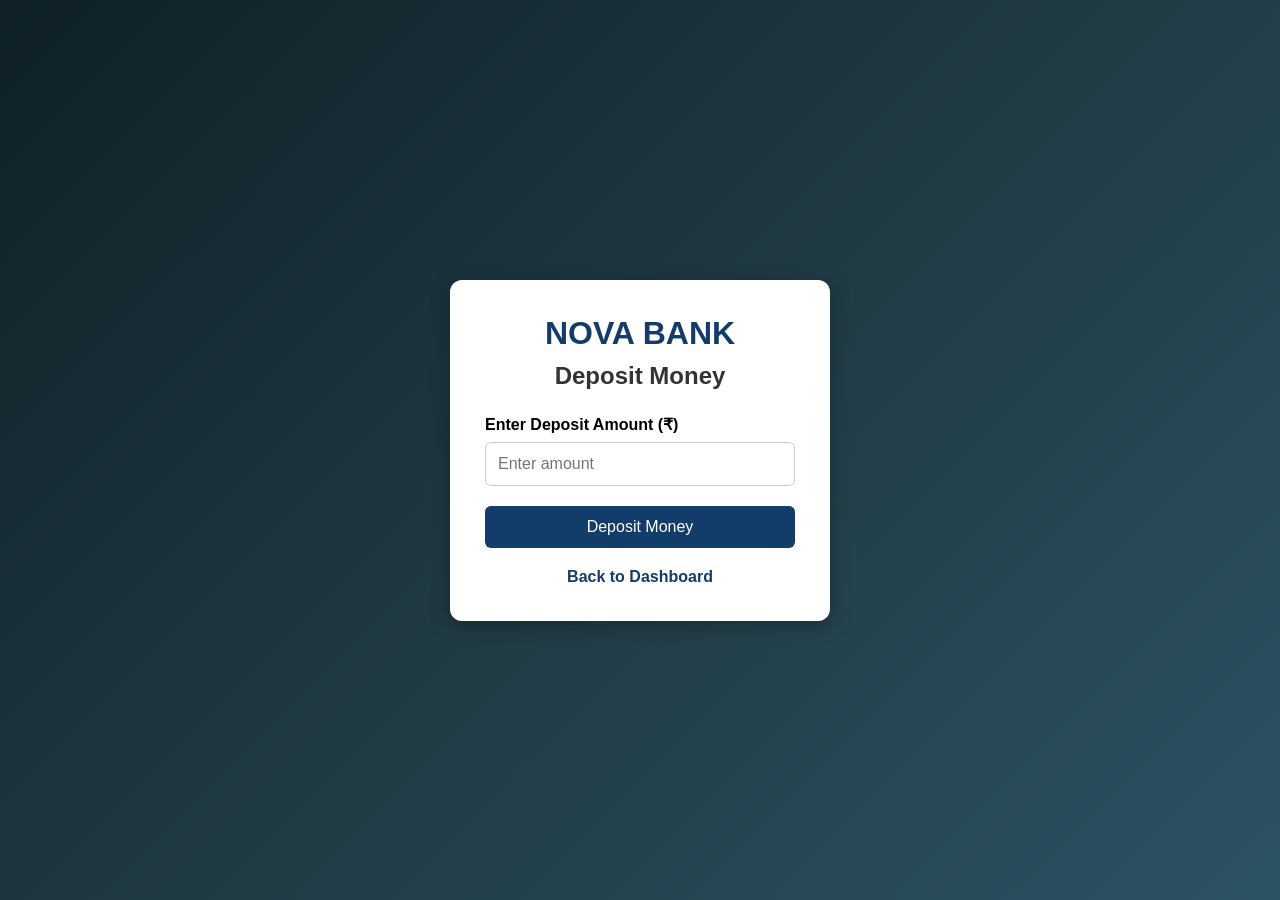
<file: src/main/resources/static/deposit.html>
<!DOCTYPE html>
<html lang="en">
<head>
    <meta charset="UTF-8">
    <meta name="viewport" content="width=device-width, initial-scale=1.0">
    <title>NOVA BANK - Deposit Money</title>

    <style>
        * {
            margin: 0;
            padding: 0;
            box-sizing: border-box;
            font-family: Arial, sans-serif;
        }

        body {
            background: linear-gradient(135deg, #0f2027, #203a43, #2c5364);
            min-height: 100vh;
            display: flex;
            justify-content: center;
            align-items: center;
        }

        .container {
            background: white;
            width: 380px;
            padding: 35px;
            border-radius: 12px;
            box-shadow: 0 5px 20px rgba(0,0,0,0.3);
        }

        h1 {
            text-align: center;
            color: #123c69;
            margin-bottom: 10px;
        }

        h2 {
            text-align: center;
            margin-bottom: 25px;
            color: #333;
        }

        label {
            display: block;
            margin-bottom: 8px;
            font-weight: bold;
        }

        input {
            width: 100%;
            padding: 12px;
            margin-bottom: 20px;
            border: 1px solid #ccc;
            border-radius: 6px;
            font-size: 16px;
        }

        button {
            width: 100%;
            padding: 12px;
            background: #123c69;
            color: white;
            border: none;
            border-radius: 6px;
            font-size: 16px;
            cursor: pointer;
        }

        button:hover {
            background: #0b2948;
        }

        #message {
            text-align: center;
            margin-top: 18px;
            font-weight: bold;
        }

        a {
            display: block;
            text-align: center;
            margin-top: 20px;
            color: #123c69;
            text-decoration: none;
            font-weight: bold;
        }
    </style>
</head>

<body>

<div class="container">

    <h1>NOVA BANK</h1>
    <h2>Deposit Money</h2>

    <form id="depositForm">

        <label for="amount">Enter Deposit Amount (₹)</label>

        <input
            type="number"
            id="amount"
            name="amount"
            min="0.01"
            step="0.01"
            placeholder="Enter amount"
            required
        >

        <button type="submit">Deposit Money</button>

    </form>

    <p id="message"></p>

    <a href="/dashboard.html">Back to Dashboard</a>

</div>

<script>

document.getElementById("depositForm").addEventListener("submit", async function(event) {

    event.preventDefault();

    const amount = document.getElementById("amount").value;
    const message = document.getElementById("message");

    try {

        const response = await fetch("/deposit", {
            method: "POST",
            headers: {
                "Content-Type": "application/x-www-form-urlencoded"
            },
            body: new URLSearchParams({
                amount: amount
            })
        });

        const result = await response.json();

        message.textContent = result.message;

        if (response.ok) {
            message.textContent += " New Balance: ₹" + result.newBalance;
            message.style.color = "green";
            document.getElementById("depositForm").reset();
        } else {
            message.style.color = "red";
        }

    } catch (error) {
        message.textContent = "Something went wrong. Please try again.";
        message.style.color = "red";
    }

});

</script>

</body>
</html>
</file>
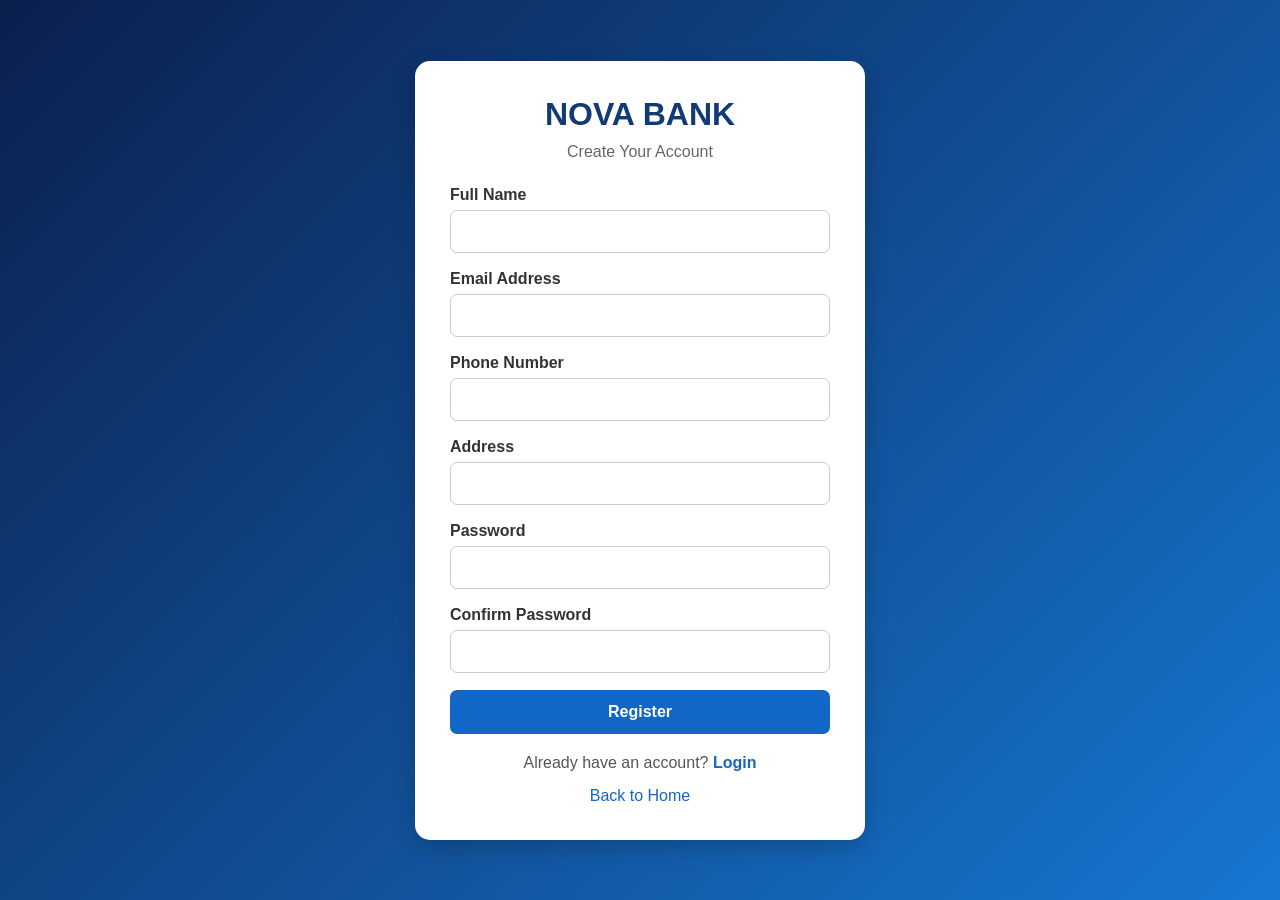
<file: src/main/resources/static/register.html>
<!DOCTYPE html>
<html lang="en">
<head>
    <meta charset="UTF-8">
    <meta name="viewport" content="width=device-width, initial-scale=1.0">
    <title>NOVA BANK - Register</title>

    <style>
        * {
            margin: 0;
            padding: 0;
            box-sizing: border-box;
            font-family: Arial, sans-serif;
        }

        body {
            background: linear-gradient(135deg, #0b1f4d, #1677d2);
            min-height: 100vh;
            display: flex;
            justify-content: center;
            align-items: center;
            padding: 20px;
        }

        .container {
            background: white;
            width: 100%;
            max-width: 450px;
            padding: 35px;
            border-radius: 15px;
            box-shadow: 0 8px 25px rgba(0,0,0,0.2);
        }

        h1 {
            text-align: center;
            color: #123b75;
            margin-bottom: 10px;
        }

        .subtitle {
            text-align: center;
            color: #666;
            margin-bottom: 25px;
        }

        label {
            display: block;
            margin-bottom: 6px;
            font-weight: bold;
            color: #333;
        }

        input {
            width: 100%;
            padding: 12px;
            margin-bottom: 5px;
            border: 1px solid #ccc;
            border-radius: 7px;
            font-size: 15px;
        }

        input:focus {
            outline: none;
            border-color: #1677d2;
        }

        .error {
            color: #d93025;
            font-size: 13px;
            margin-bottom: 12px;
            min-height: 0;
        }

        .message {
            display: none;
            padding: 12px;
            margin-bottom: 18px;
            border-radius: 7px;
            text-align: center;
            font-size: 14px;
            font-weight: bold;
        }

        .success {
            display: block;
            color: #155724;
            background: #d4edda;
            border: 1px solid #c3e6cb;
        }

        .failure {
            display: block;
            color: #721c24;
            background: #f8d7da;
            border: 1px solid #f5c6cb;
        }

        button {
            width: 100%;
            padding: 13px;
            background: #1266c5;
            color: white;
            border: none;
            border-radius: 7px;
            font-size: 16px;
            font-weight: bold;
            cursor: pointer;
        }

        button:hover {
            background: #0b4388;
        }

        button:disabled {
            background: #789bc2;
            cursor: not-allowed;
        }

        .login-link {
            text-align: center;
            margin-top: 20px;
            color: #555;
        }

        .login-link a {
            color: #1266c5;
            text-decoration: none;
            font-weight: bold;
        }

        .home-link {
            display: block;
            text-align: center;
            margin-top: 15px;
            color: #1266c5;
            text-decoration: none;
        }
    </style>
</head>

<body>

<div class="container">

    <h1>NOVA BANK</h1>
    <p class="subtitle">Create Your Account</p>

    <div id="formMessage" class="message" role="status"
         aria-live="polite"></div>

    <form id="registerForm">

        <label for="fullName">Full Name</label>
        <input type="text" id="fullName" name="fullName"
               required autocomplete="name">
        <p class="error" id="nameError"></p>

        <label for="email">Email Address</label>
        <input type="email" id="email" name="email"
               required autocomplete="email">
        <p class="error" id="emailError"></p>

        <label for="phone">Phone Number</label>
        <input type="tel" id="phone" name="phone"
               required maxlength="10" inputmode="numeric"
               autocomplete="tel">
        <p class="error" id="phoneError"></p>

        <label for="address">Address</label>
        <input type="text" id="address" name="address"
               required autocomplete="street-address">
        <p class="error" id="addressError"></p>

        <label for="password">Password</label>
        <input type="password" id="password" name="password"
               required minlength="8" autocomplete="new-password">
        <p class="error" id="passwordError"></p>

        <label for="confirmPassword">Confirm Password</label>
        <input type="password" id="confirmPassword"
               name="confirmPassword" required
               minlength="8" autocomplete="new-password">
        <p class="error" id="confirmPasswordError"></p>

        <button type="submit" id="registerButton">Register</button>

    </form>

    <p class="login-link">
        Already have an account?
        <a href="login.html">Login</a>
    </p>

    <a href="index.html" class="home-link">Back to Home</a>

</div>

<script>

    const form = document.getElementById("registerForm");

    const fullName = document.getElementById("fullName");
    const email = document.getElementById("email");
    const phone = document.getElementById("phone");
    const address = document.getElementById("address");
    const password = document.getElementById("password");
    const confirmPassword = document.getElementById("confirmPassword");

    const message = document.getElementById("formMessage");
    const registerButton = document.getElementById("registerButton");

    function showError(id, text) {
        document.getElementById(id).textContent = text;
    }

    function clearMessage() {
        message.textContent = "";
        message.className = "message";
    }

    // Full name: allow letters and special characters, not numbers.
    function validateName() {
        const value = fullName.value.trim();

        if (value === "") {
            showError("nameError", "Please enter your full name.");
            return false;
        }

        if (/\d/.test(value)) {
            showError("nameError", "Numbers are not allowed in the name.");
            return false;
        }

        showError("nameError", "");
        return true;
    }

    // Email validation.
    function validateEmail() {
        if (!email.validity.valid || email.value.trim() === "") {
            showError("emailError", "Please enter a valid email address.");
            return false;
        }

        showError("emailError", "");
        return true;
    }

    // Mobile number: exactly 10 digits.
    function validatePhone() {
        if (!/^[0-9]{10}$/.test(phone.value)) {
            showError("phoneError", "Enter exactly 10 digits.");
            return false;
        }

        showError("phoneError", "");
        return true;
    }

    // Password: uppercase, lowercase, number and special character.
    function validatePassword() {
        const pattern =
            /^(?=.*[a-z])(?=.*[A-Z])(?=.*[0-9])(?=.*[^A-Za-z0-9]).{8,}$/;

        if (!pattern.test(password.value)) {
            showError(
                "passwordError",
                "Use 8+ characters with uppercase, lowercase, number and special character."
            );
            return false;
        }

        showError("passwordError", "");
        return true;
    }

    // Confirm password.
    function validateConfirmPassword() {
        if (confirmPassword.value === "") {
            showError(
                "confirmPasswordError",
                "Please confirm your password."
            );
            return false;
        }

        if (password.value !== confirmPassword.value) {
            showError(
                "confirmPasswordError",
                "Passwords do not match."
            );
            return false;
        }

        showError("confirmPasswordError", "");
        return true;
    }

    // Address.
    function validateAddress() {
        if (address.value.trim() === "") {
            showError("addressError", "Please enter your address.");
            return false;
        }

        showError("addressError", "");
        return true;
    }

    fullName.addEventListener("input", validateName);
    email.addEventListener("input", validateEmail);
    phone.addEventListener("input", validatePhone);
    address.addEventListener("input", validateAddress);

    password.addEventListener("input", function() {
        validatePassword();

        if (confirmPassword.value !== "") {
            validateConfirmPassword();
        }
    });

    confirmPassword.addEventListener("input", validateConfirmPassword);

    form.addEventListener("submit", async function(event) {

        event.preventDefault();
        clearMessage();

        const valid =
            validateName() &
            validateEmail() &
            validatePhone() &
            validateAddress() &
            validatePassword() &
            validateConfirmPassword();

        if (!valid) {
            return;
        }

        registerButton.disabled = true;
        registerButton.textContent = "Registering...";

        try {
            const response = await fetch("/register", {
                method: "POST",
                headers: {
                    "Content-Type":
                        "application/x-www-form-urlencoded;charset=UTF-8"
                },
                body: new URLSearchParams(new FormData(form))
            });

            const result = await response.text();

            if (response.ok) {
                message.textContent =
                    "Registration Successful! Your account has been created.";

                message.className = "message success";

                form.reset();

                document.querySelectorAll(".error").forEach(function(error) {
                    error.textContent = "";
                });

            } else {
                message.textContent = result || "Registration failed.";
                message.className = "message failure";
            }

        } catch (error) {
            message.textContent =
                "Unable to connect to the server. Please try again.";

            message.className = "message failure";

        } finally {
            registerButton.disabled = false;
            registerButton.textContent = "Register";
        }

    });

</script>

</body>
</html>
</file>
